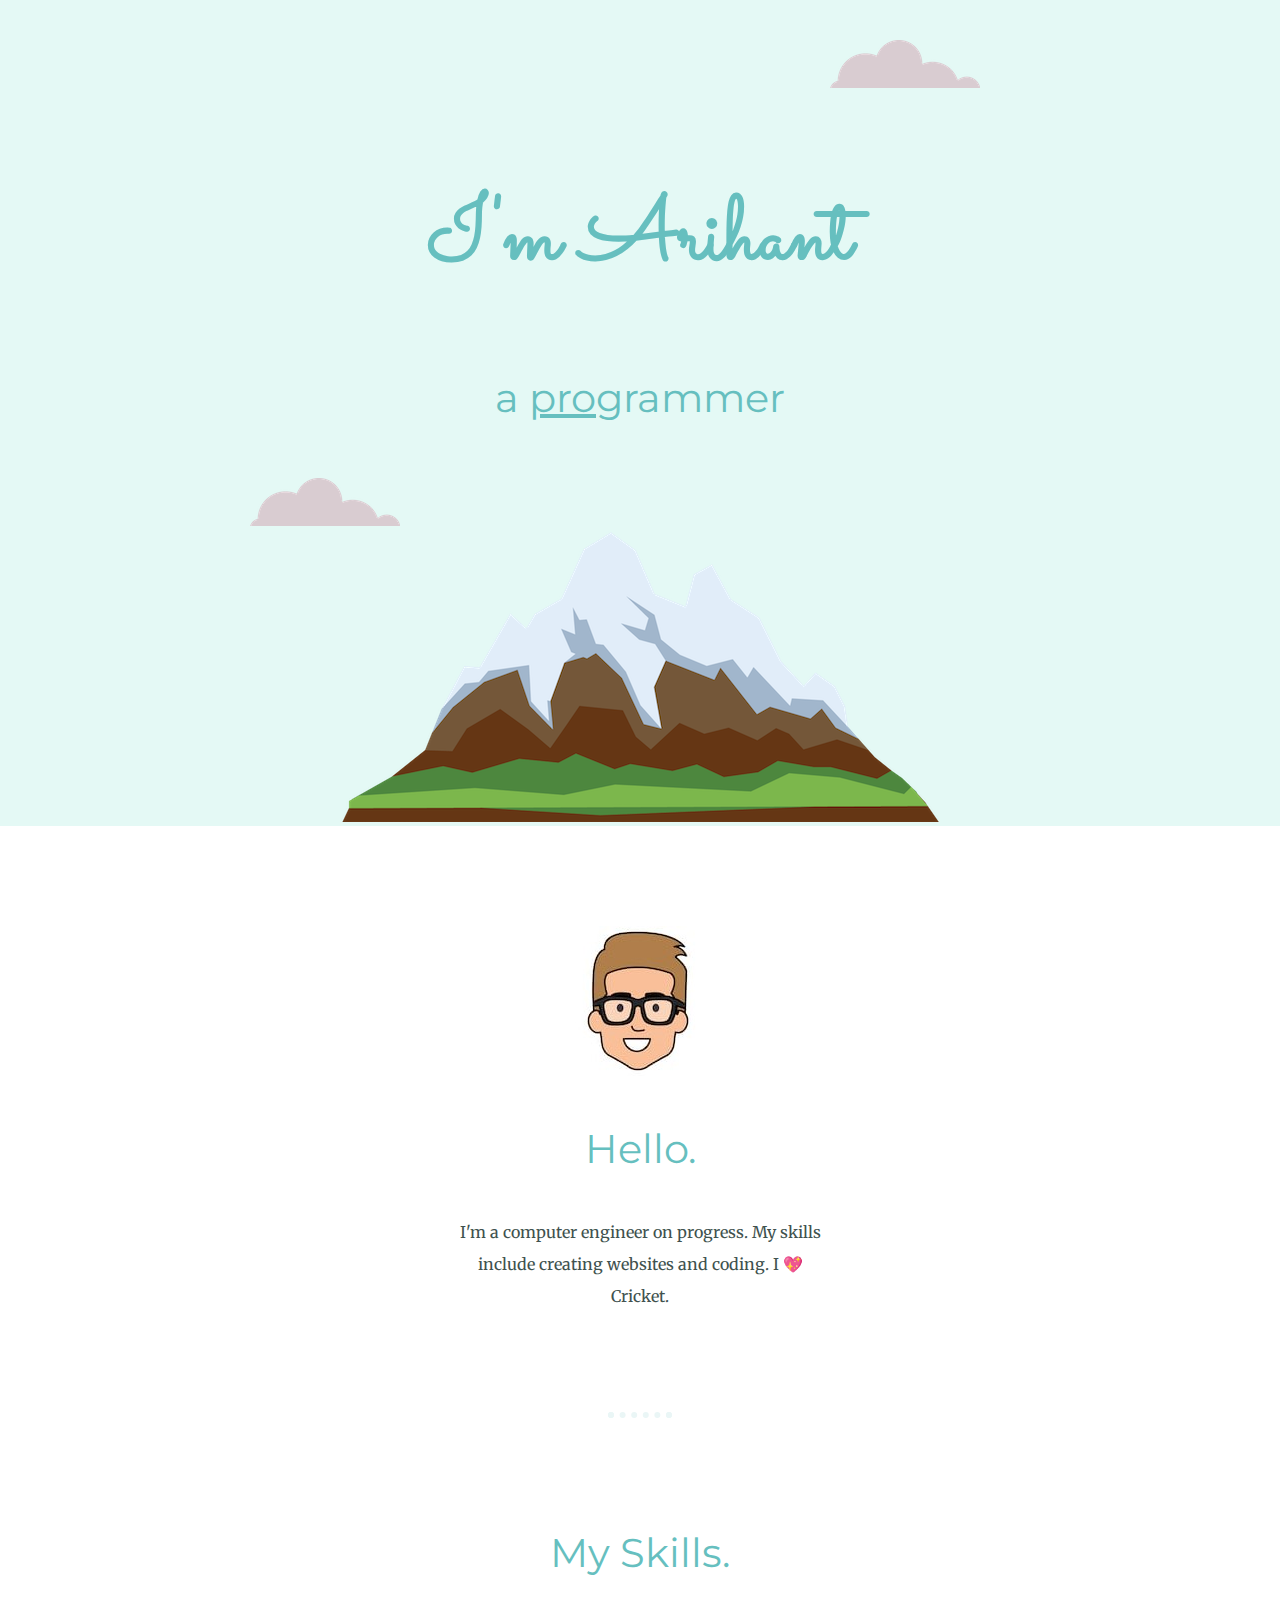
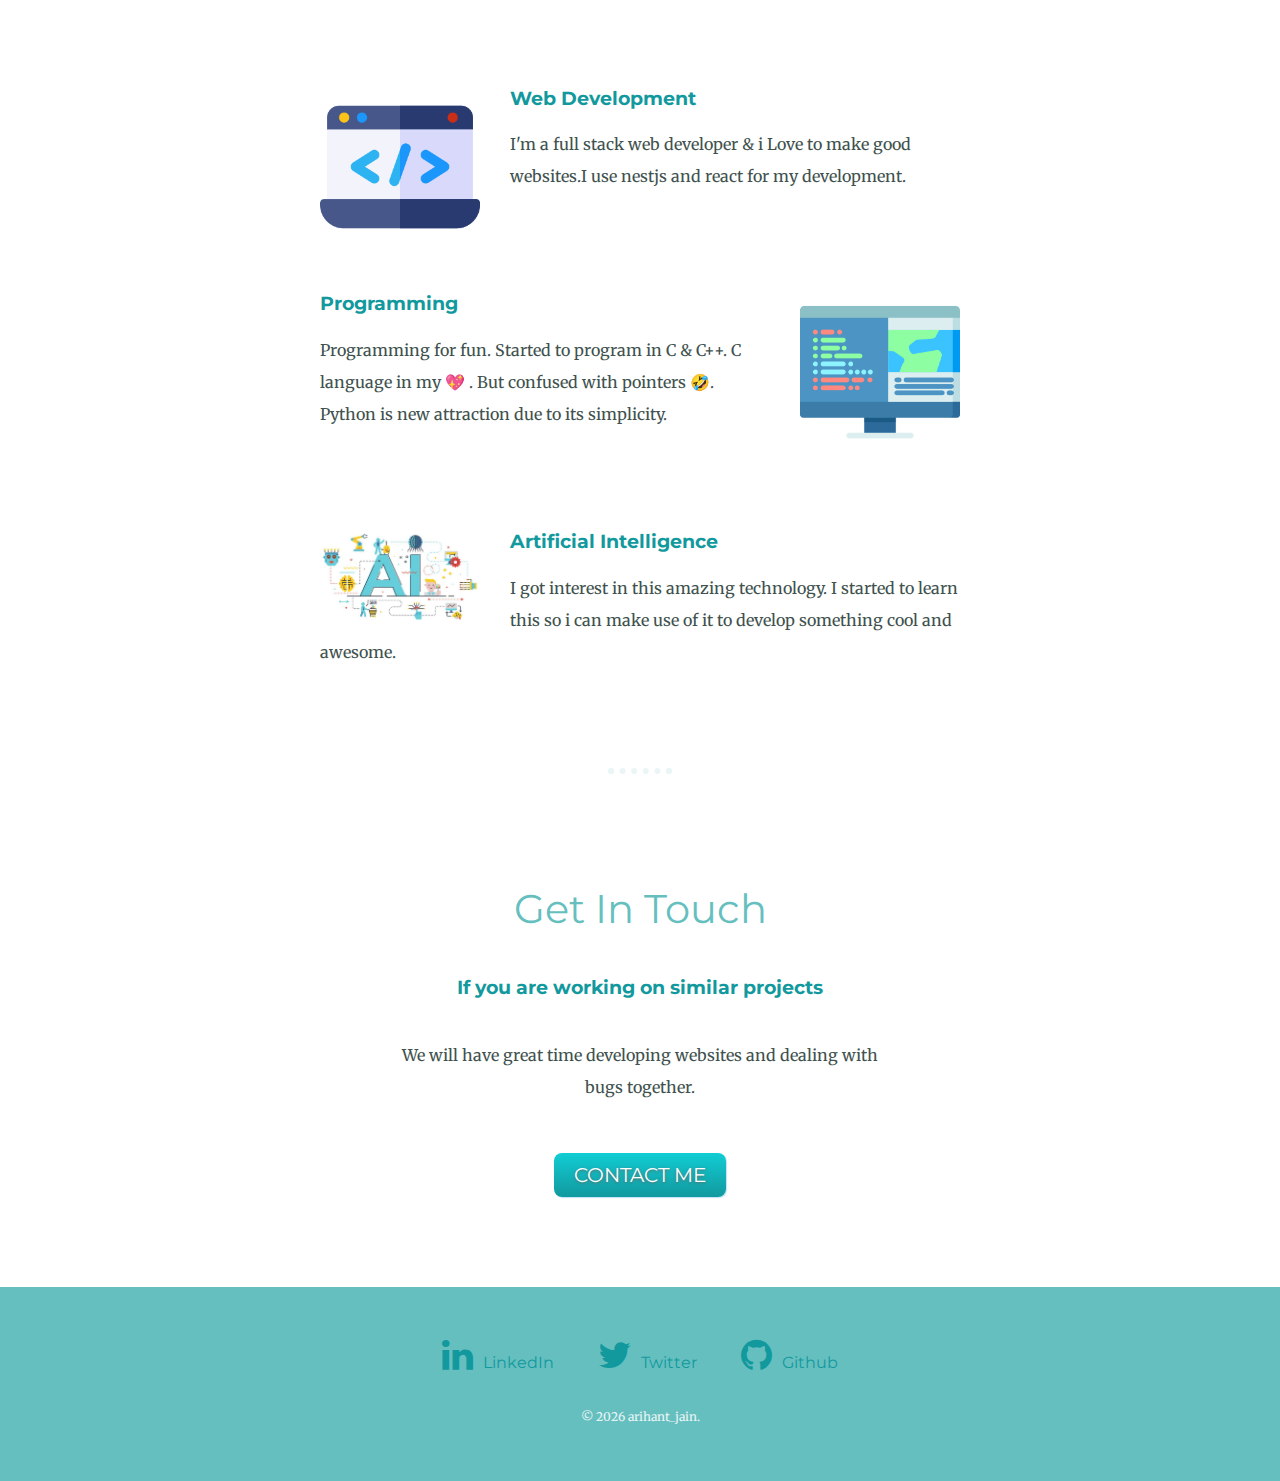
<file: index.html>
<!DOCTYPE html>
<html lang="en" dir="ltr">
  <head>
    <meta charset="utf-8">
    <title>Arihant's Profile</title>
     <meta name="description"
    content=" I am arihant hirawat. I'm a Web Developer. This is my Portfolio Website.">
  <meta name="keywords"
    content="arihant hirawat, Portfolio Website, arihant hirawat Github, arihant hirawat's Portfolio,arihant, arihant-2310 ,arihant jain, arihant2310,Web App Developer">
    <link rel="stylesheet" href="CSS/styles.css">
    <link rel="icon" href="aj-favicon.ico">
    <link href="https://fonts.googleapis.com/css?family=Merriweather|Montserrat|Sacramento&display=swap" rel="stylesheet">
    <link rel="stylesheet" href="https://cdnjs.cloudflare.com/ajax/libs/font-awesome/4.7.0/css/font-awesome.min.css">
  </head>
  <body>
  <div class="top-container">
    <img class="top-cloud"src="images/cloud.png" alt="clouds">
    <h1>I'm Arihant</h1>
    <h2>a <span class="pro">pro</span>grammer</h2>
    <img class="bottom-cloud" src="images/cloud.png" alt="cloud">
    <img src="images/mountain.png" alt="mountains">
  </div>
  <div class="middle-container">
    <div class="profile">
      <img src="images/user-avatar.jpg" alt="">
      <h2>Hello.</h2>
      <p class="intro">I'm a computer engineer on progress. My skills include creating websites and coding. I 💖 Cricket.</p>
    </div>
    <hr>
    <div class="skills">
      <h2>My Skills.</h2>

      <div class="skill-row">
        <img class="web-img" src="images/web.png" alt="">
        <h3>Web Development</h3>
        <p>I'm a full stack web developer & i Love to make good websites.I use nestjs and react for my development. </p>
      </div>
      <div class="skill-row">
        <img class="prog-img" src="images/coding.png" alt="">
        <h3>Programming</h3>
        <p>
           Programming for fun. Started to program in C & C++. C language in my 💖 . But confused with pointers 🤣. Python is new attraction due to its simplicity.
        </p>
        </p>
      </div>
        <div class="skill-row">
        <img class="web-img" src="images/ai.png" alt="">
        <h3>Artificial Intelligence</h3>
        <p>I got interest in this amazing technology. I started to learn this so i can make use of it to develop something cool and awesome.</p>
      </div>

    </div>
    <hr>
    <div class="contact-me">
      <h2>Get In Touch</h2>
      <h3>If you are working on similar projects</h3>
      <p class="contact-message">We will have great time developing websites and dealing with bugs together. </p>
      <a class="btn" href="mailto:arihant2310@gmail.com">CONTACT ME</a>
    </div>
  </div>


  <div class="bottom-container">
    <a class="footer-link" href="https://www.linkedin.com/"><i class="fa fa-linkedin" style="font-size:36px"></i>LinkedIn</a>
    <a class="footer-link" href="https://twitter.com/"><i class="fa fa-twitter" style="font-size:36px"></i>Twitter</a>
    <a class="footer-link" href="https://www.github.com/arihant-2310"><i class="fa fa-github" style="font-size:36px"></i>Github</a>
    <p class="copyright">
      © <script type="text/JavaScript">
          document.write(new Date().getFullYear());
        </script> arihant_jain.
    </p>
  </div>

  </div>
  </body>
</html>
</file>
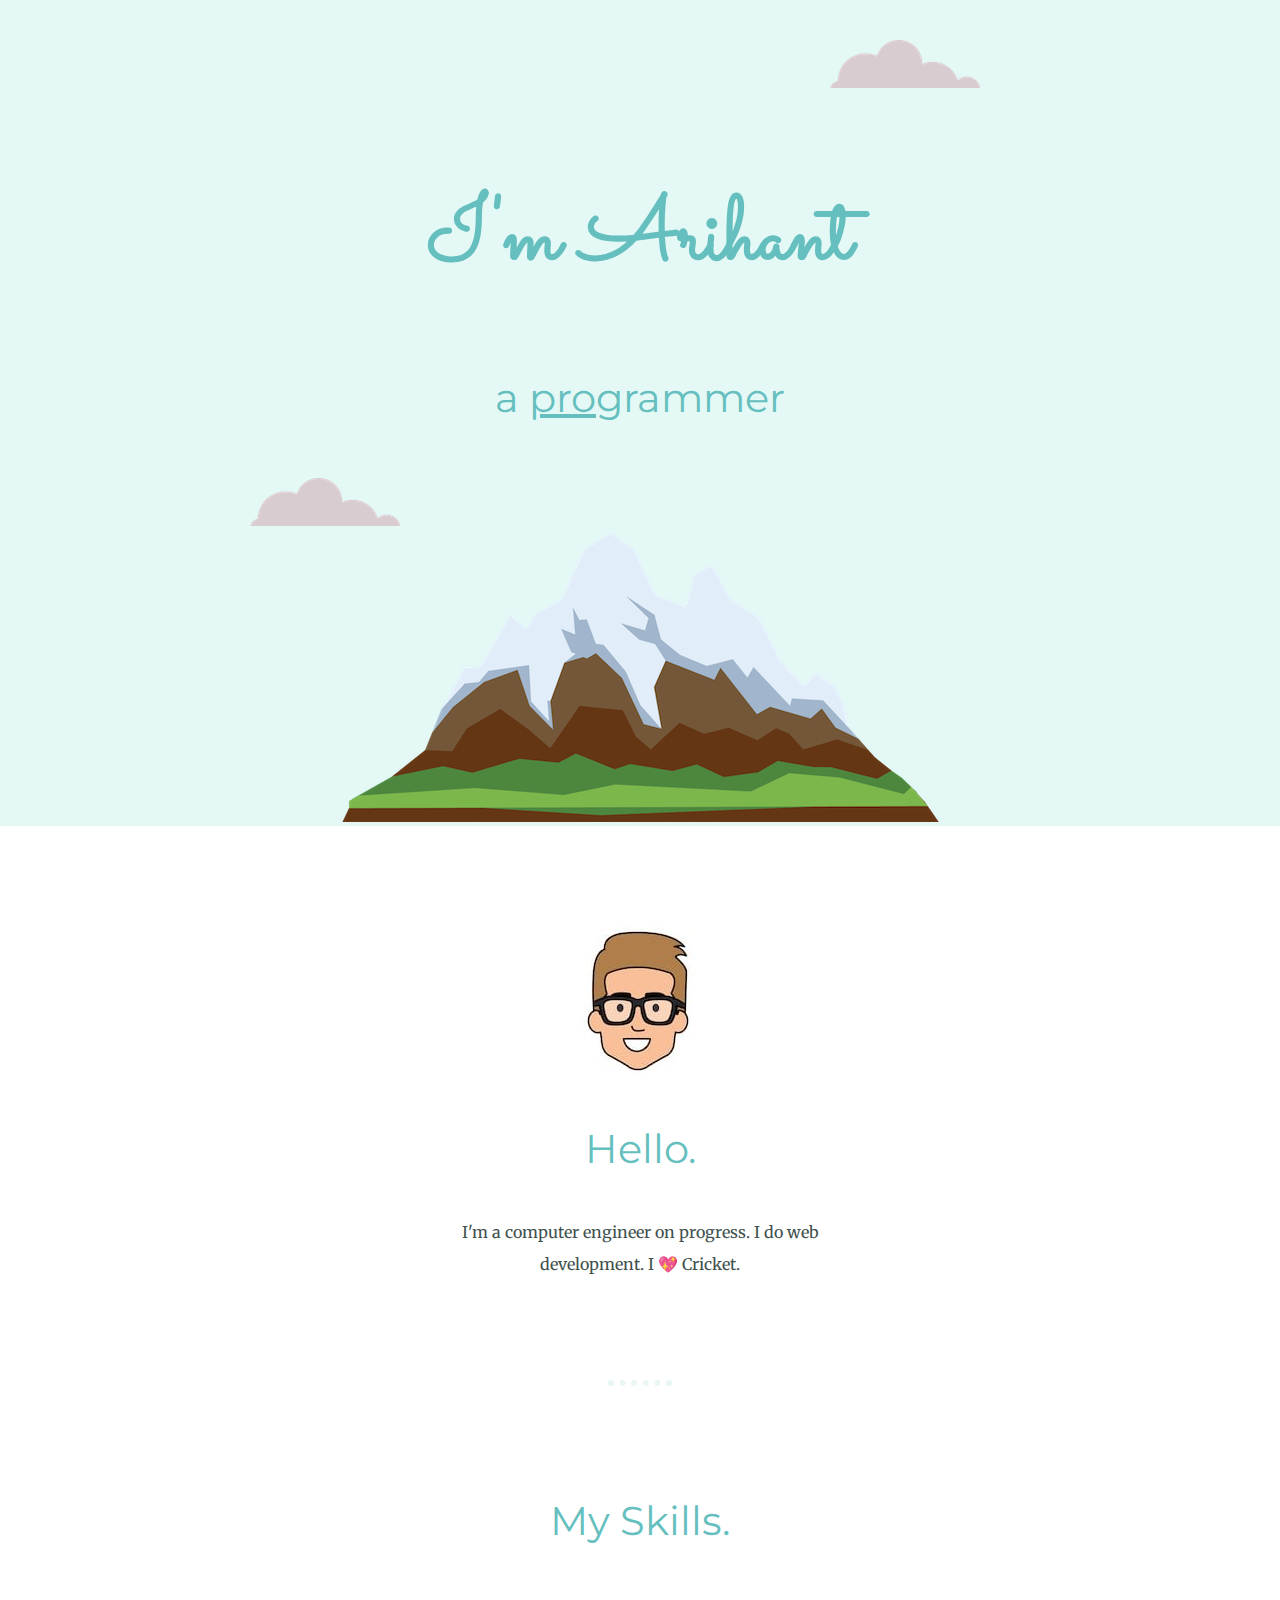
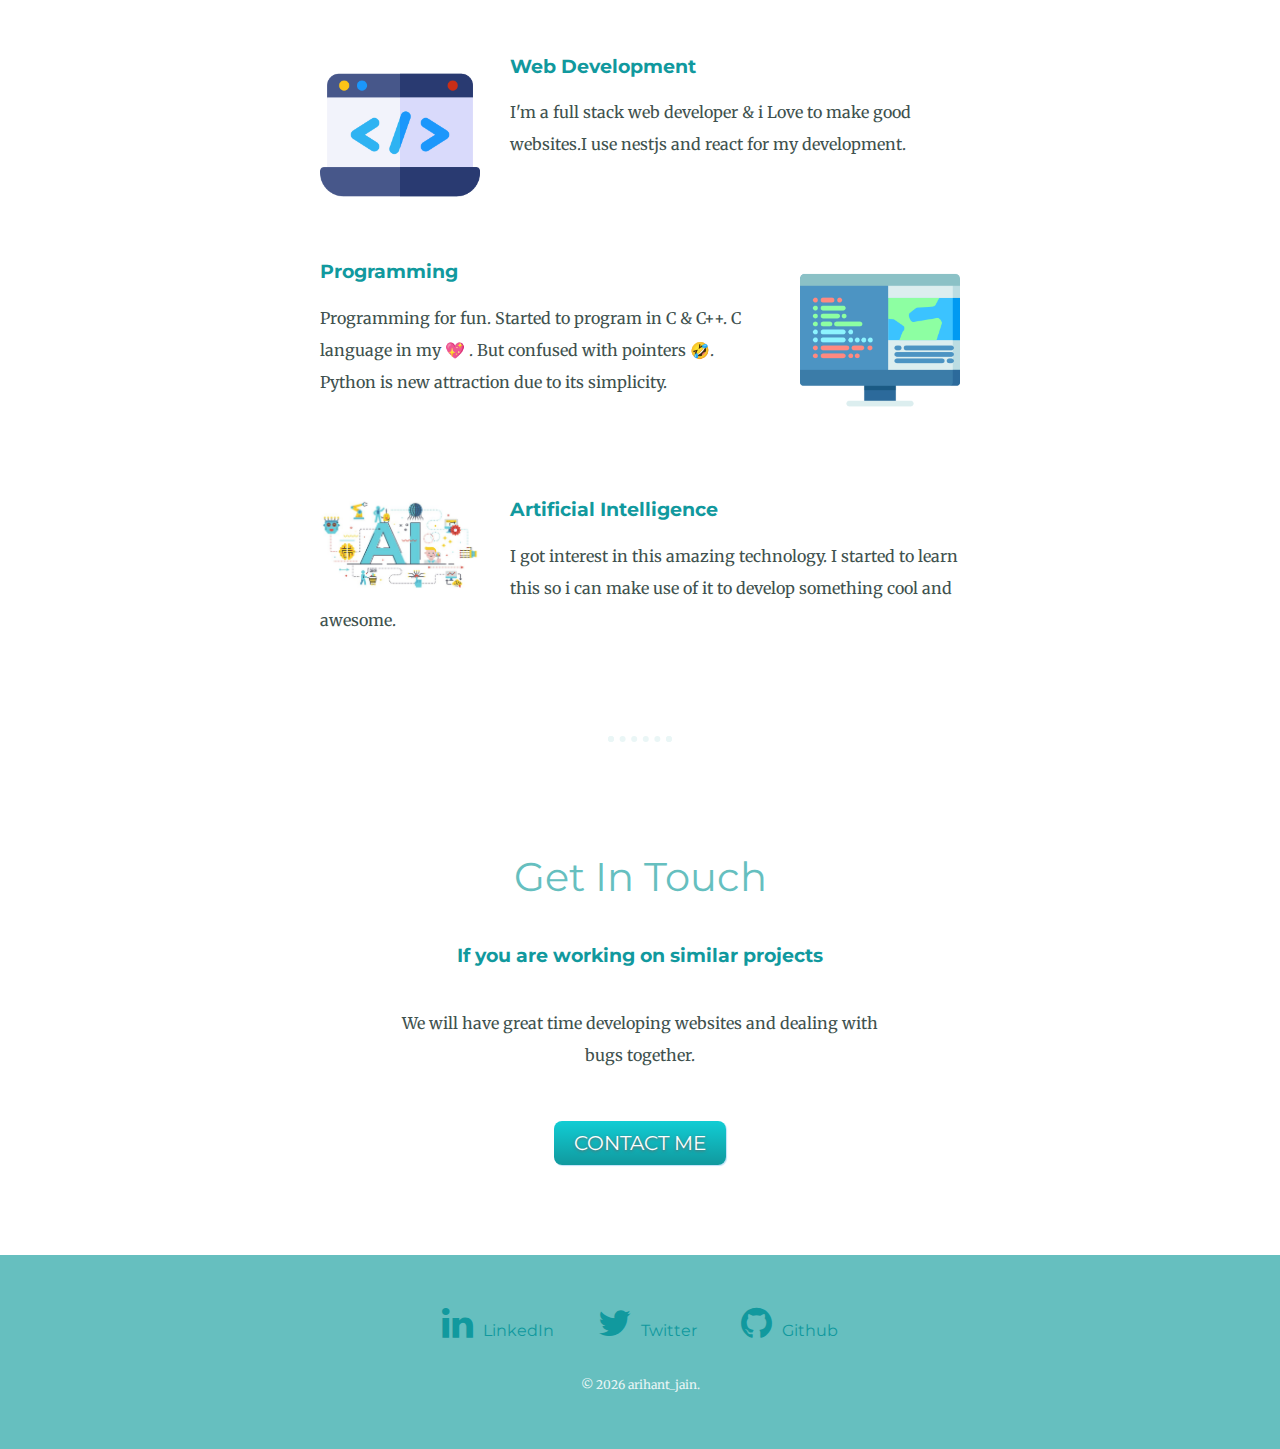
<file: home.html>
<!DOCTYPE html>
<html lang="en" dir="ltr">
  <head>
    <meta charset="utf-8">
    <title>Arihant's Profile</title>
    <link rel="stylesheet" href="CSS/styles.css">
    <link rel="icon" href="aj-favicon.ico">
    <link href="https://fonts.googleapis.com/css?family=Merriweather|Montserrat|Sacramento&display=swap" rel="stylesheet">
    <link rel="stylesheet" href="https://cdnjs.cloudflare.com/ajax/libs/font-awesome/4.7.0/css/font-awesome.min.css">
  </head>
  <body>
  <div class="top-container">
    <img class="top-cloud"src="images/cloud.png" alt="clouds">
    <h1>I'm Arihant</h1>
    <h2>a <span class="pro">pro</span>grammer</h2>
    <img class="bottom-cloud" src="images/cloud.png" alt="cloud">
    <img src="images/mountain.png" alt="mountains">
  </div>
  <div class="middle-container">
    <div class="profile">
      <img src="images/user-avatar.jpg" alt="">
      <h2>Hello.</h2>
      <p class="intro">I'm a computer engineer on progress. I do web development.  I 💖 Cricket.</p>
    </div>
    <hr>
    <div class="skills">
      <h2>My Skills.</h2>

      <div class="skill-row">
        <img class="web-img" src="images/web.png" alt="">
        <h3>Web Development</h3>
        <p>I'm a full stack web developer & i Love to make good websites.I use nestjs and react for my development. </p>
      </div>
      <div class="skill-row">
        <img class="prog-img" src="images/coding.png" alt="">
        <h3>Programming</h3>
        <p>
           Programming for fun. Started to program in C & C++. C language in my 💖 . But confused with pointers 🤣. Python is new attraction due to its simplicity.
        </p>
        </p>
      </div>
        <div class="skill-row">
        <img class="web-img" src="images/ai.png" alt="">
        <h3>Artificial Intelligence</h3>
        <p>I got interest in this amazing technology. I started to learn this so i can make use of it to develop something cool and awesome.</p>
      </div>

    </div>
    <hr>
    <div class="contact-me">
      <h2>Get In Touch</h2>
      <h3>If you are working on similar projects</h3>
      <p class="contact-message">We will have great time developing websites and dealing with bugs together. </p>
      <a class="btn" href="mailto:arihant2310@gmail.com">CONTACT ME</a>
    </div>
  </div>


  <div class="bottom-container">
    <a class="footer-link" href="https://www.linkedin.com/"><i class="fa fa-linkedin" style="font-size:36px"></i>LinkedIn</a>
    <a class="footer-link" href="https://twitter.com/"><i class="fa fa-twitter" style="font-size:36px"></i>Twitter</a>
    <a class="footer-link" href="https://www.github.com/arihant-2310"><i class="fa fa-github" style="font-size:36px"></i>Github</a>
    <p class="copyright">
      © <script type="text/JavaScript">
          document.write(new Date().getFullYear());
        </script> arihant_jain.
    </p>
  </div>

  </div>
  </body>
</html>
</file>
<file: CSS/styles.css>
body {
  color: #40514e;
  margin: 0;
  text-align: center;
  font-family: "Merriweather", serif;
}
h1 {
  font-size: 5.625rem;
  color: #66bfbf;
  line-height: 2;
  margin: 50px auto 0 auto;
  font-family: "Sacramento", cursive;
}
h2 {
  font-size: 2.5rem;
  color: #66bfbf;
  font-weight: normal;
  font-family: "Montserrat", sans-serif;
  padding: 10px;
  padding-bottom: 10px;
}
h3 {
  color: #11999e;
  font-family: "Montserrat", sans-serif;
}
a {
  color: #11999e;
  font-family: "Montserrat", sans-serif;
  margin: 10px 20px;
  text-decoration: none;
}
a:hover {
  color: #eaf6f6;
}
.top-container {
  background-color: #e4f9f5;
  position: relative;
  padding-top: 100px;
}
.skill-row {
  width: 50%;
  margin: 100px auto 100px auto;
  text-align: left;
}
p {
  line-height: 2;
}
.middle-container {
  margin: 100px 0;
}
.intro {
  width: 30%;
  margin: auto;
}
.bottom-container {
  background-color: #66bfbf;
  padding: 50px 0 20px;
}
.bottom-cloud {
  position: absolute;
  left: 250px;
  bottom: 300px;
}
.top-cloud {
  position: absolute;
  top: 40px;
  right: 300px;
}
.pro {
  text-decoration: underline;
}
.web-img {
  width: 25%;
  float: left;
  margin-right: 30px;
}
.prog-img {
  width: 25%;
  float: right;
  margin-left: 30px;
}
.contact-message {
  width: 40%;
  margin: 40px auto 60px;
}
.copyright {
  color: #eaf6f6;
  font-size: 0.75rem;
  padding: 20px 0;
}
hr {
  border: dotted #eaf6f6 6px;
  border-bottom: none;
  width: 4%;
  margin: 100px auto;
}
.btn {
  font-family: "Montserrat", sans-serif;
  color: #ffffff !important;
  font-size: 20px;
  text-shadow: 0px 1px 3px #666666;
  box-shadow: 1px 1px 1px #bee2f9;
  padding: 10px 20px;
  -moz-border-radius: 8px;
  -webkit-border-radius: 8px;
  border-radius: 8px;
  background: #63b8ee;
  background: linear-gradient(top, #11cdd4, #11999e);
  background: -ms-linear-gradient(top, #11cdd4, #11999e);
  background: -webkit-gradient(
    linear,
    left top,
    left bottom,
    from(#11cdd4),
    to(#11999e)
  );
  background: -moz-linear-gradient(top, #11cdd4, #11999e);
  text-decoration: none;
}
.btn:hover {
  color: #14396a !important;
  background: #468ccf;
  background: linear-gradient(top, #30e3cb, #2bc4ad);
  background: -ms-linear-gradient(top, #30e3cb, #2bc4ad);
  background: -webkit-gradient(
    linear,
    left top,
    left bottom,
    from(#30e3cb),
    to(#2bc4ad)
  );
  background: -moz-linear-gradient(top, #30e3cb, #2bc4ad);
}
.fa {
  margin-right: 10px;
}
</file>
